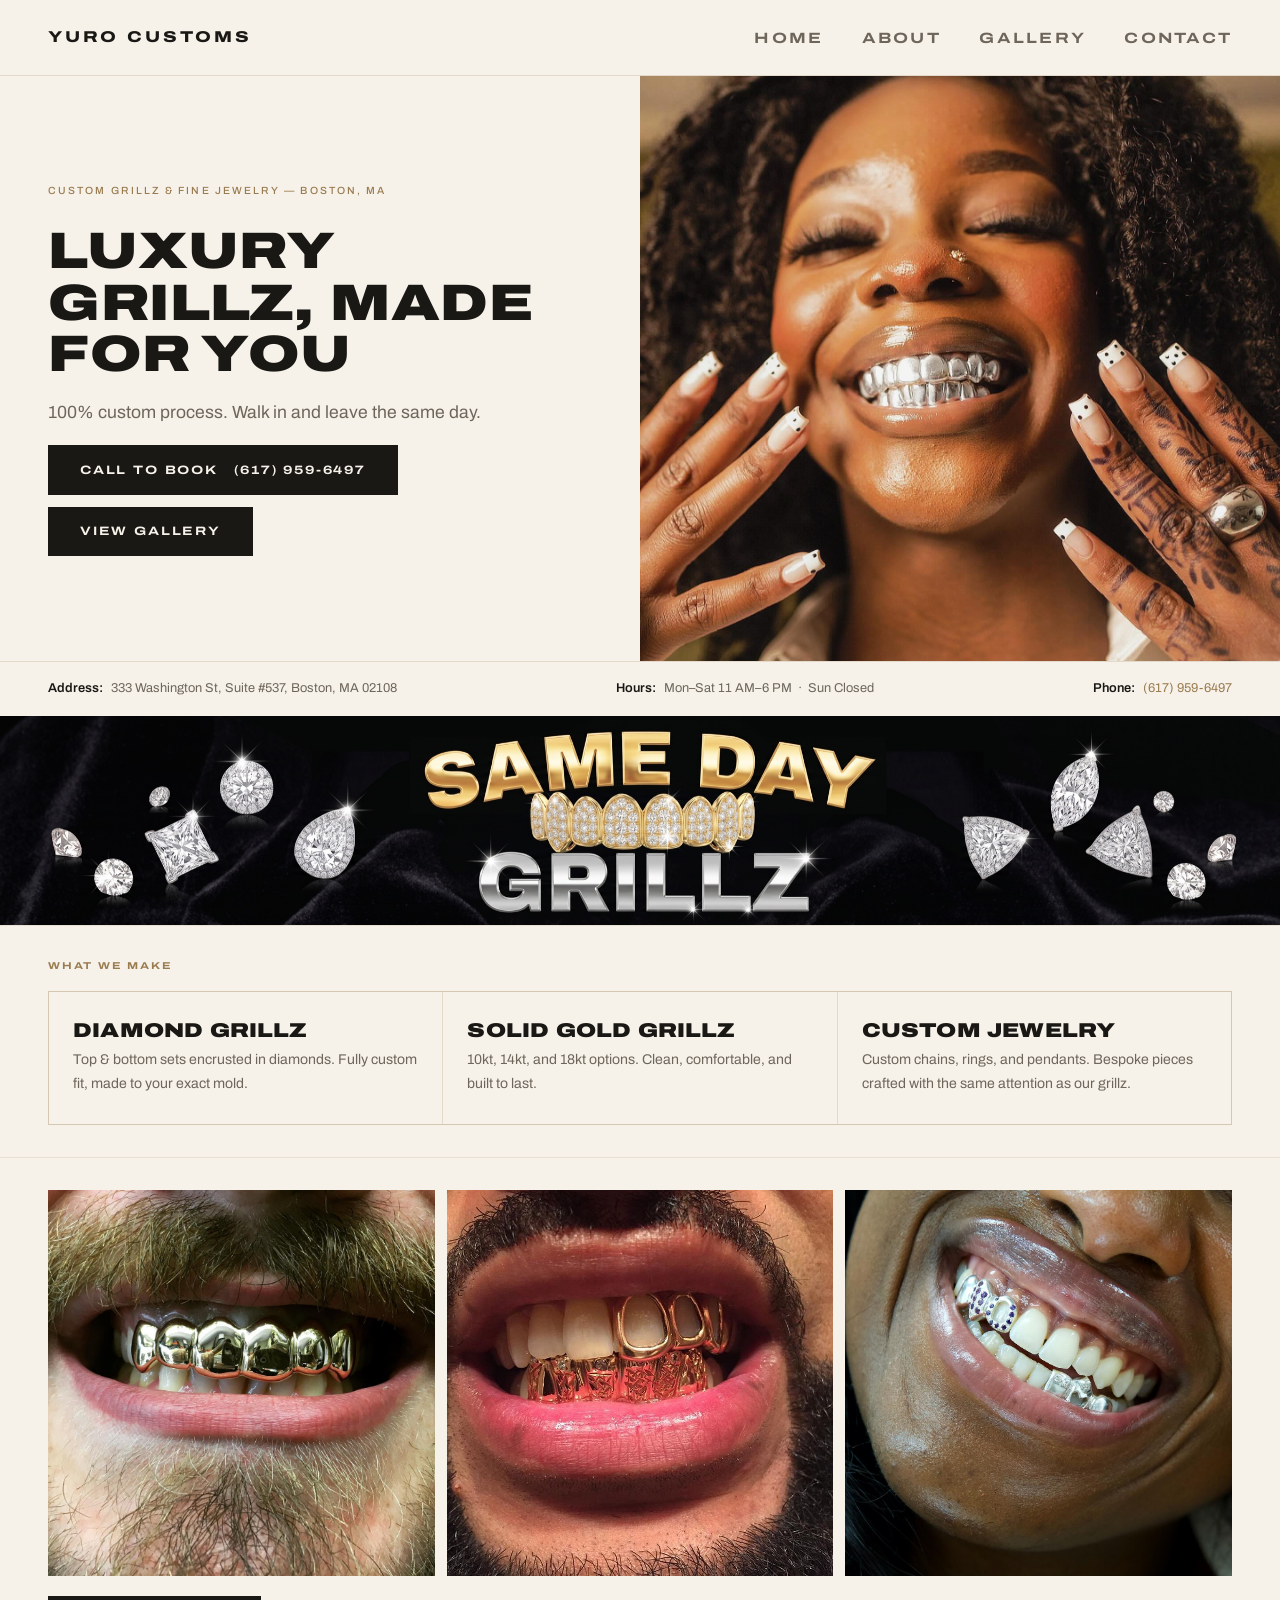
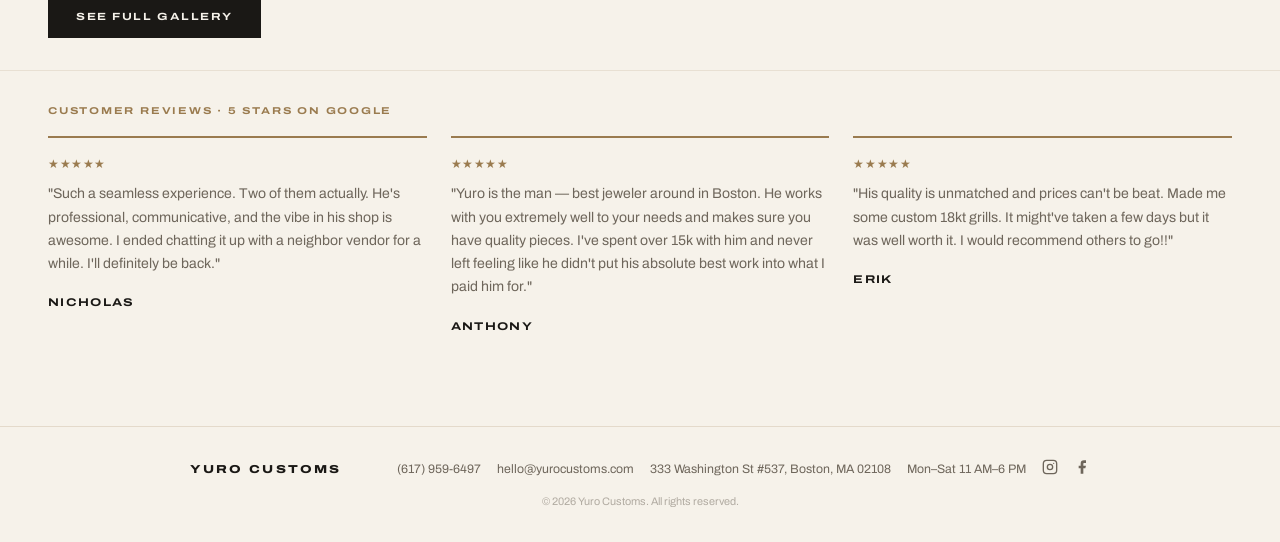
<file: index.html>
<!DOCTYPE html>
<html lang="en">
<head>
  <meta charset="UTF-8">
  <meta name="viewport" content="width=device-width, initial-scale=1.0">
  <title>Yuro Customs — Custom Grillz &amp; Fine Jewelry, Boston</title>
  <meta name="description" content="Custom grillz and fine jewelry made in Boston. 100% custom, one-day process. Visit us at 333 Washington St, Suite 537. Call (617) 959-6497.">
  <link rel="icon" href="assets/favicon.png">
  <link rel="preconnect" href="https://fonts.googleapis.com">
  <link rel="preconnect" href="https://fonts.gstatic.com" crossorigin>
  <link href="https://fonts.googleapis.com/css2?family=Archivo:ital,wdth,wght@0,62..125,100..900;1,62..125,100..900&display=swap" rel="stylesheet">
  <link rel="stylesheet" href="assets/style.css">
  <style>
    /* ---- HERO ---- */
    .home-hero {
      display: grid;
      grid-template-columns: 1fr 1fr;
      height: clamp(420px, 65vh, 680px);
    }
    .home-hero__text {
      display: flex;
      flex-direction: column;
      justify-content: center;
      gap: 1.1rem;
      overflow: hidden;
      padding: 2.5rem var(--gutter);
    }
    .home-hero__text h1 { font-size: clamp(1.9rem, 4vw, 3.2rem); }
    .home-hero__text p { color: var(--muted); font-size: 1.1rem; }
    .home-hero__text .btn { font-size: 0.76rem; padding: 0.9rem 2rem; }
    .home-hero__text .cta-row { display: flex; gap: 0.75rem; flex-wrap: wrap; }
    .home-hero__img { overflow: hidden; background: #D9D3C8; }
    .home-hero__img img { width: 100%; height: 100%; object-fit: cover; object-position: center; }

    @media (max-width: 767px) {
      .home-hero { grid-template-columns: 1fr; height: auto; }
      .home-hero__img { height: 52vw; min-height: 200px; }
      .home-hero__text { padding: 1.5rem var(--gutter); }
    }

    /* ---- QUICK INFO BAR ---- */
    .info-bar {
      display: flex;
      flex-wrap: wrap;
      gap: 0.25rem 2.5rem;
      padding-top: 1rem;
      padding-bottom: 1rem;
      border-top: 1px solid rgba(154,123,79,0.2);
      justify-content: space-between;
    }
    .info-bar__item {
      display: flex;
      align-items: center;
      gap: 0.5rem;
      font-size: 0.8rem;
      color: var(--muted);
    }
    .info-bar__item strong { color: var(--ink); font-weight: 600; }

    /* ---- PROMO BANNER ---- */
    .promo-banner img {
      width: 100%;
      display: block;
    }

    /* ---- SERVICES ---- */
    .services {
      display: grid;
      grid-template-columns: repeat(3, 1fr);
      gap: 1px;
      background: rgba(154,123,79,0.2);
      border: 1px solid rgba(154,123,79,0.2);
    }
    .service {
      background: var(--paper);
      padding: 1.75rem 1.5rem;
    }
    .service h3 { margin-bottom: 0.5rem; }
    .service p { font-size: 0.88rem; }
    @media (max-width: 767px) {
      .services { grid-template-columns: 1fr; }
    }

    /* ---- PHOTO STRIP ---- */
    .photo-strip {
      display: grid;
      grid-template-columns: repeat(3, 1fr);
      gap: 0.75rem;
    }
    .photo-strip img {
      width: 100%; aspect-ratio: 1; object-fit: cover; display: block;
    }
    @media (max-width: 599px) {
      .photo-strip { grid-template-columns: 1fr; gap: 0.5rem; }
      .photo-strip img { aspect-ratio: 4/3; }
    }

    /* ---- TESTIMONIALS ---- */
    .testimonials {
      display: grid;
      grid-template-columns: repeat(3, 1fr);
      gap: 1.5rem;
    }
    .testimonial {
      border-top: 2px solid var(--brass);
      padding-top: 1rem;
    }
    .testimonial__stars {
      font-size: 0.75rem;
      color: var(--brass);
      letter-spacing: 0.05em;
      margin-bottom: 0.5rem;
    }
    .testimonial__text {
      font-size: 0.88rem;
      color: var(--muted);
      line-height: 1.65;
      margin-bottom: 0.75rem;
    }
    .testimonial__name {
      font-size: 0.7rem;
      font-weight: 700;
      font-stretch: expanded;
      letter-spacing: 0.12em;
      text-transform: uppercase;
      color: var(--ink);
    }
    @media (max-width: 767px) {
      .testimonials { grid-template-columns: 1fr; }
    }

    /* ---- SECTION WRAPPER ---- */
    .section {
      padding-top: 2rem;
      padding-bottom: 2rem;
      border-top: 1px solid rgba(154,123,79,0.15);
    }
    .section__label {
      font-size: 0.62rem;
      font-weight: 700;
      font-stretch: expanded;
      letter-spacing: 0.18em;
      text-transform: uppercase;
      color: var(--brass);
      margin-bottom: 1rem;
      display: block;
    }
  </style>
</head>
<body>

  <nav class="nav">
    <a class="nav__logo" href="index.html">Yuro Customs</a>
    <button class="nav__toggle" aria-label="Toggle menu" aria-expanded="false">&#9776;</button>
    <ul class="nav__links">
      <li><a href="index.html">Home</a></li>
      <li><a href="about.html">About</a></li>
      <li><a href="collection.html">Gallery</a></li>
      <li><a href="#footer">Contact</a></li>
    </ul>
  </nav>

  <!-- HERO -->
  <section class="home-hero">
    <div class="home-hero__text">
      <span class="eyebrow">Custom Grillz &amp; Fine Jewelry — Boston, MA</span>
      <h1>Luxury Grillz, Made for You</h1>
      <p>100% custom process. Walk in and leave the same day.</p>
      <div class="cta-row">
        <a href="tel:+16179596497" class="btn">Call to Book &nbsp; (617) 959-6497</a>
        <a href="collection.html" class="btn btn--outline">View Gallery</a>
      </div>
    </div>
    <div class="home-hero__img">
      <img src="assets/img/gallery/post-585.jpg" alt="Custom grillz by Yuro Customs" loading="eager">
    </div>
  </section>

  <!-- QUICK INFO -->
  <div class="info-bar edge-pad">
    <div class="info-bar__item"><strong>Address:</strong> 333 Washington St, Suite #537, Boston, MA 02108</div>
    <div class="info-bar__item"><strong>Hours:</strong> Mon–Sat 11 AM–6 PM &nbsp;·&nbsp; Sun Closed</div>
    <div class="info-bar__item"><strong>Phone:</strong> <a href="tel:+16179596497" style="color:var(--brass);">(617) 959-6497</a></div>
  </div>

  <!-- SAME DAY GRILLZ BANNER -->
  <div class="promo-banner">
    <img src="assets/img/same-day-grillz-banner.jpg" alt="Same Day Grillz" loading="lazy">
  </div>

  <!-- SERVICES -->
  <section class="section edge-pad">
    <span class="section__label">What We Make</span>
    <div class="services">
      <div class="service">
        <h3>Diamond Grillz</h3>
        <p>Top &amp; bottom sets encrusted in diamonds. Fully custom fit, made to your exact mold.</p>
      </div>
      <div class="service">
        <h3>Solid Gold Grillz</h3>
        <p>10kt, 14kt, and 18kt options. Clean, comfortable, and built to last.</p>
      </div>
      <div class="service">
        <h3>Custom Jewelry</h3>
        <p>Custom chains, rings, and pendants. Bespoke pieces crafted with the same attention as our grillz.</p>
      </div>
    </div>
  </section>

  <!-- PHOTO STRIP -->
  <section class="section edge-pad">
    <div class="photo-strip">
      <img src="assets/img/gallery/post-023.jpg" alt="Yuro Customs piece" loading="lazy">
      <img src="assets/img/gallery/post-059.jpg" alt="Yuro Customs piece" loading="lazy">
      <img src="assets/img/gallery/post-534.jpg" alt="Yuro Customs piece" loading="lazy">
    </div>
    <div style="margin-top:1.25rem;">
      <a href="collection.html" class="btn btn--outline">See Full Gallery</a>
    </div>
  </section>

  <!-- TESTIMONIALS -->
  <section class="section edge-pad">
    <span class="section__label">Customer Reviews · 5 Stars on Google</span>
    <div class="testimonials">

      <div class="testimonial">
        <div class="testimonial__stars">★★★★★</div>
        <p class="testimonial__text">"Such a seamless experience. Two of them actually. He's professional, communicative, and the vibe in his shop is awesome. I ended chatting it up with a neighbor vendor for a while. I'll definitely be back."</p>
        <span class="testimonial__name">Nicholas</span>
      </div>

      <div class="testimonial">
        <div class="testimonial__stars">★★★★★</div>
        <p class="testimonial__text">"Yuro is the man — best jeweler around in Boston. He works with you extremely well to your needs and makes sure you have quality pieces. I've spent over 15k with him and never left feeling like he didn't put his absolute best work into what I paid him for."</p>
        <span class="testimonial__name">Anthony</span>
      </div>

      <div class="testimonial">
        <div class="testimonial__stars">★★★★★</div>
        <p class="testimonial__text">"His quality is unmatched and prices can't be beat. Made me some custom 18kt grills. It might've taken a few days but it was well worth it. I would recommend others to go!!"</p>
        <span class="testimonial__name">Erik</span>
      </div>

    </div>
  </section>

  <footer class="footer edge-pad" id="footer">
    <div class="footer__inner">
      <span class="footer__brand">Yuro Customs</span>
      <div class="footer__meta">
        <a href="tel:+16179596497">(617) 959-6497</a>
        <a href="mailto:hello@yurocustoms.com">hello@yurocustoms.com</a>
        <span>333 Washington St #537, Boston, MA 02108</span>
        <span>Mon–Sat 11 AM–6 PM</span>
        <a href="https://www.instagram.com/bostongoldteeth/" target="_blank" rel="noopener" aria-label="Instagram"><svg xmlns="http://www.w3.org/2000/svg" viewBox="0 0 24 24" fill="none" stroke="currentColor" stroke-width="2" stroke-linecap="round" stroke-linejoin="round"><rect x="2" y="2" width="20" height="20" rx="5"/><circle cx="12" cy="12" r="4"/><circle cx="17.5" cy="6.5" r="1" fill="currentColor" stroke="none"/></svg></a>
        <a href="https://www.facebook.com/YuroCustoms/" target="_blank" rel="noopener" aria-label="Facebook"><svg xmlns="http://www.w3.org/2000/svg" viewBox="0 0 24 24" fill="currentColor"><path d="M18 2h-3a5 5 0 0 0-5 5v3H7v4h3v8h4v-8h3l1-4h-4V7a1 1 0 0 1 1-1h3z"/></svg></a>
      </div>
      <p class="footer__copy">&copy; 2026 Yuro Customs. All rights reserved.</p>
    </div>
  </footer>

  <script>
    const toggle = document.querySelector('.nav__toggle');
    const links  = document.querySelector('.nav__links');
    toggle.addEventListener('click', () => {
      const open = links.classList.toggle('is-open');
      toggle.setAttribute('aria-expanded', open);
      toggle.innerHTML = open ? '&#215;' : '&#9776;';
    });
  </script>

</body>
</html>
</file>
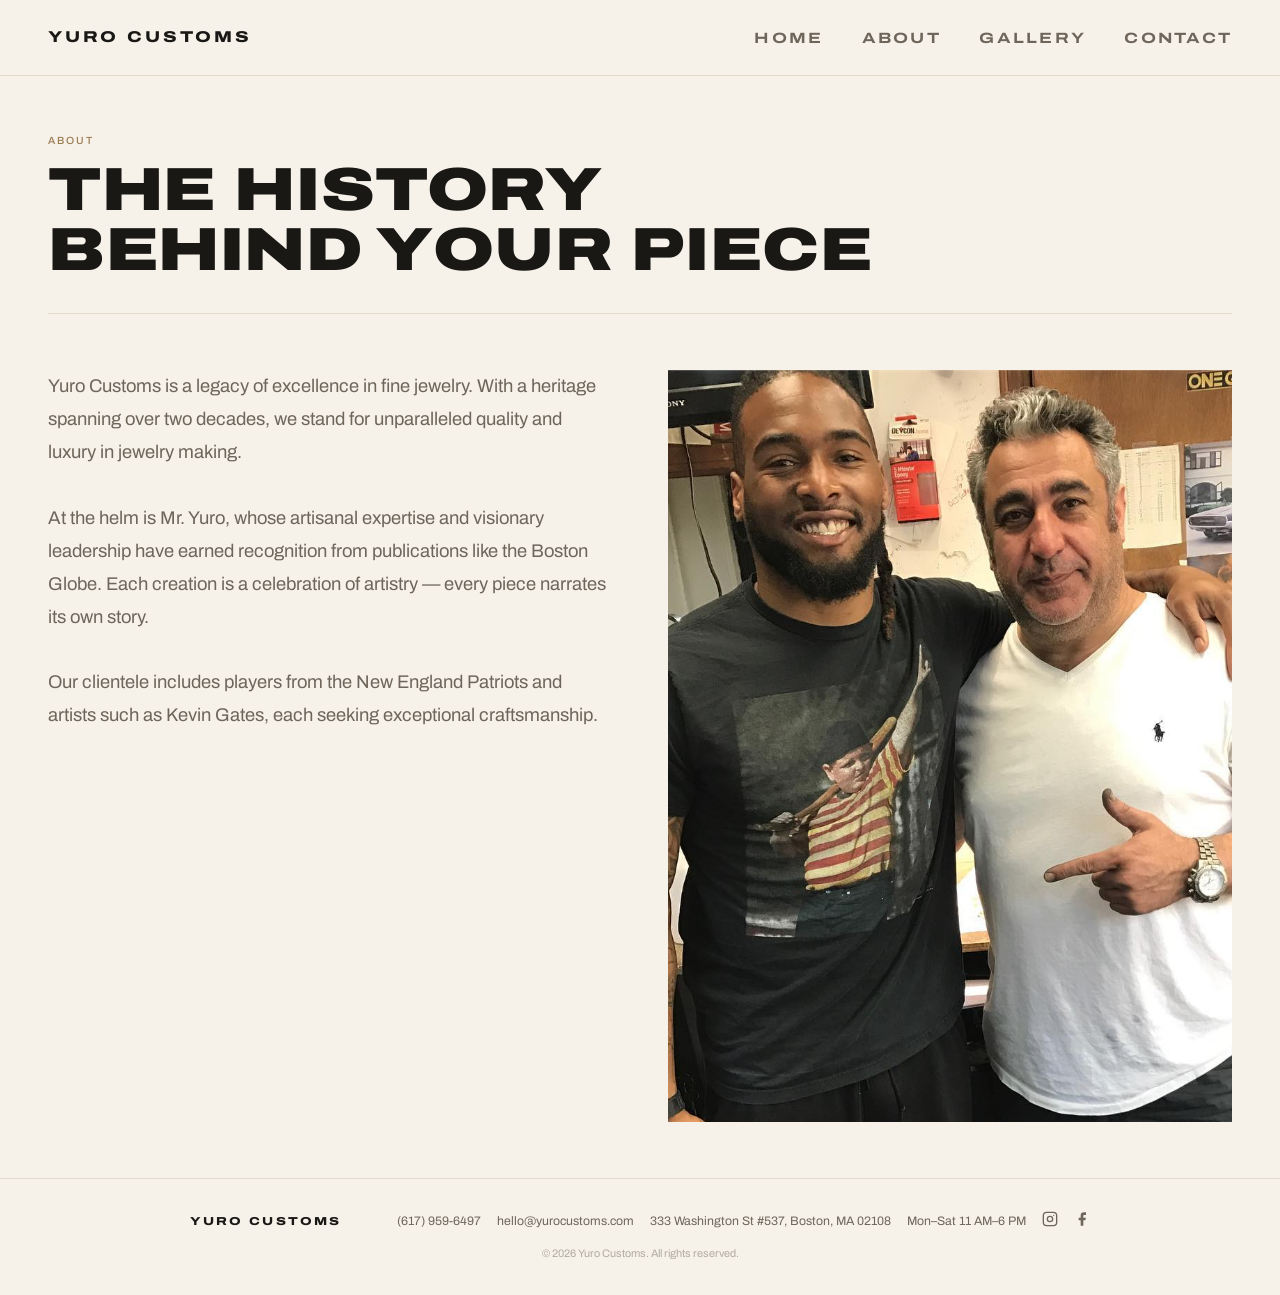
<file: about.html>
<!DOCTYPE html>
<html lang="en">
<head>
  <meta charset="UTF-8">
  <meta name="viewport" content="width=device-width, initial-scale=1.0">
  <title>About — Yuro Customs</title>
  <meta name="description" content="Over two decades of fine jewelry craftsmanship, Boston-based. Trusted by New England Patriots players and artists including Kevin Gates.">
  <link rel="icon" href="assets/favicon.png">
  <link rel="preconnect" href="https://fonts.googleapis.com">
  <link rel="preconnect" href="https://fonts.gstatic.com" crossorigin>
  <link href="https://fonts.googleapis.com/css2?family=Archivo:ital,wdth,wght@0,62..125,100..900;1,62..125,100..900&display=swap" rel="stylesheet">
  <link rel="stylesheet" href="assets/style.css">
  <style>
    .page-header h1 { font-size: clamp(2.2rem, 5vw, 3.8rem); }
    .about-story__text p {
      font-size: clamp(1rem, 1.6vw, 1.15rem);
      line-height: 1.8;
    }
  </style>
</head>
<body>

  <nav class="nav">
    <a class="nav__logo" href="index.html">Yuro Customs</a>
    <button class="nav__toggle" aria-label="Toggle menu" aria-expanded="false">&#9776;</button>
    <ul class="nav__links">
      <li><a href="index.html">Home</a></li>
      <li><a href="about.html">About</a></li>
      <li><a href="collection.html">Gallery</a></li>
      <li><a href="#footer">Contact</a></li>
    </ul>
  </nav>

  <div class="edge-pad">

    <header class="page-header">
      <span class="eyebrow">About</span>
      <h1>The History<br>Behind Your Piece</h1>
    </header>

    <div class="about-story">
      <div class="about-story__text">
        <p>Yuro Customs is a legacy of excellence in fine jewelry. With a heritage spanning over two decades, we stand for unparalleled quality and luxury in jewelry making.</p>
        <p>At the helm is Mr. Yuro, whose artisanal expertise and visionary leadership have earned recognition from publications like the Boston Globe. Each creation is a celebration of artistry — every piece narrates its own story.</p>
        <p>Our clientele includes players from the New England Patriots and artists such as Kevin Gates, each seeking exceptional craftsmanship.</p>
      </div>
      <div class="about-story__img">
        <img src="assets/img/portrait.jpg" alt="Mr. Yuro, founder of Yuro Customs" loading="lazy">
      </div>
    </div>

  </div>

  <footer class="footer edge-pad" id="footer">
    <div class="footer__inner">
      <span class="footer__brand">Yuro Customs</span>
      <div class="footer__meta">
        <a href="tel:+16179596497">(617) 959-6497</a>
        <a href="mailto:hello@yurocustoms.com">hello@yurocustoms.com</a>
        <span>333 Washington St #537, Boston, MA 02108</span>
        <span>Mon–Sat 11 AM–6 PM</span>
        <a href="https://www.instagram.com/bostongoldteeth/" target="_blank" rel="noopener" aria-label="Instagram"><svg xmlns="http://www.w3.org/2000/svg" viewBox="0 0 24 24" fill="none" stroke="currentColor" stroke-width="2" stroke-linecap="round" stroke-linejoin="round"><rect x="2" y="2" width="20" height="20" rx="5"/><circle cx="12" cy="12" r="4"/><circle cx="17.5" cy="6.5" r="1" fill="currentColor" stroke="none"/></svg></a>
        <a href="https://www.facebook.com/YuroCustoms/" target="_blank" rel="noopener" aria-label="Facebook"><svg xmlns="http://www.w3.org/2000/svg" viewBox="0 0 24 24" fill="currentColor"><path d="M18 2h-3a5 5 0 0 0-5 5v3H7v4h3v8h4v-8h3l1-4h-4V7a1 1 0 0 1 1-1h3z"/></svg></a>
      </div>
      <p class="footer__copy">&copy; 2026 Yuro Customs. All rights reserved.</p>
    </div>
  </footer>

  <script>
    const toggle = document.querySelector('.nav__toggle');
    const links  = document.querySelector('.nav__links');
    toggle.addEventListener('click', () => {
      const open = links.classList.toggle('is-open');
      toggle.setAttribute('aria-expanded', open);
      toggle.innerHTML = open ? '&#215;' : '&#9776;';
    });
  </script>

</body>
</html>
</file>
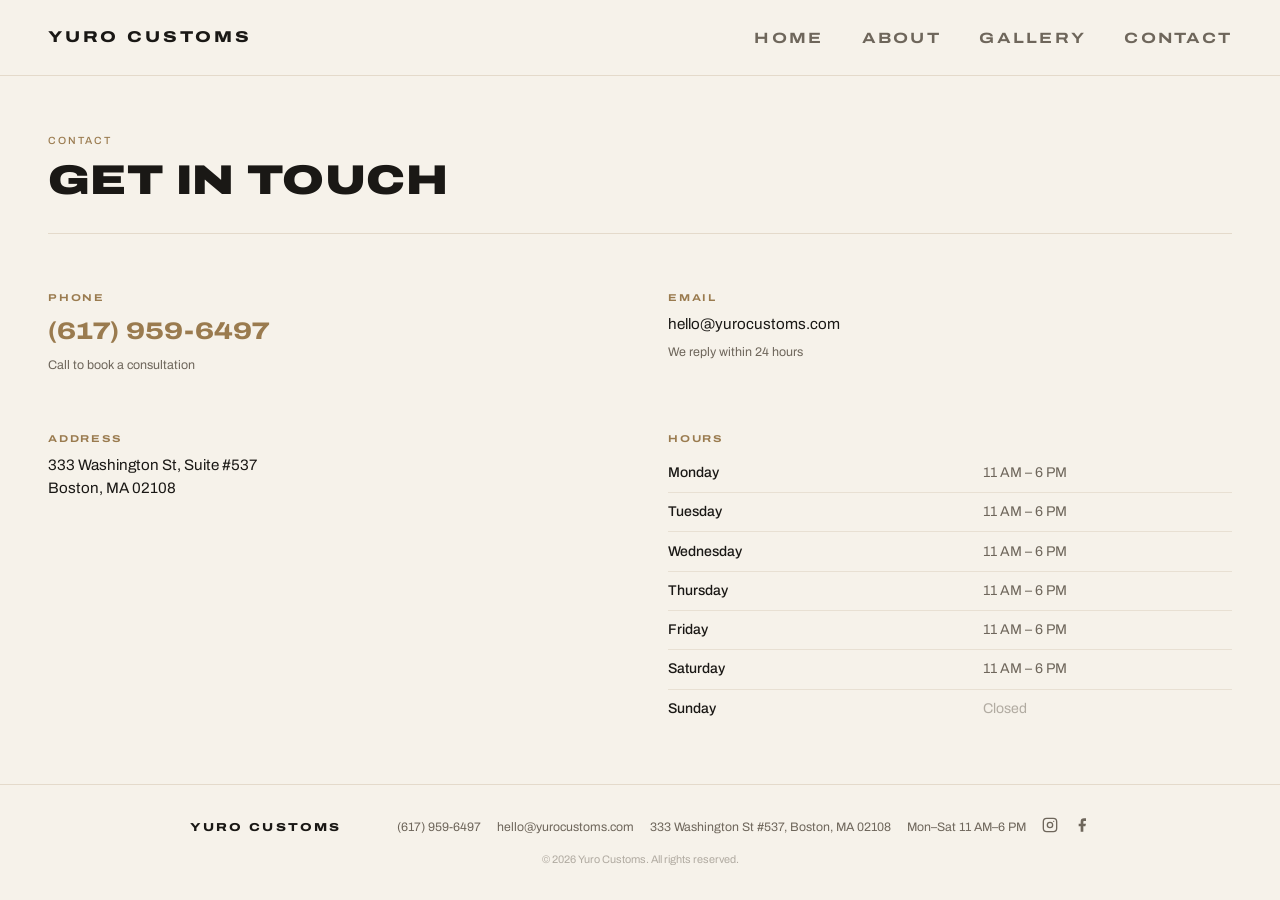
<file: contact.html>
<!DOCTYPE html>
<html lang="en">
<head>
  <meta charset="UTF-8">
  <meta name="viewport" content="width=device-width, initial-scale=1.0">
  <title>Contact — Yuro Customs</title>
  <meta name="description" content="Visit Yuro Customs at 333 Washington St, Suite 537, Boston MA. Call (617) 959-6497. Open Mon–Sat 11 AM–6 PM.">
  <link rel="icon" href="assets/favicon.png">
  <link rel="preconnect" href="https://fonts.googleapis.com">
  <link rel="preconnect" href="https://fonts.gstatic.com" crossorigin>
  <link href="https://fonts.googleapis.com/css2?family=Archivo:ital,wdth,wght@0,62..125,100..900;1,62..125,100..900&display=swap" rel="stylesheet">
  <link rel="stylesheet" href="assets/style.css">
  <style>
    .contact-blocks {
      display: grid;
      grid-template-columns: 1fr 1fr;
      gap: var(--space-lg);
      margin-bottom: var(--space-lg);
    }
    .contact-block { display: flex; flex-direction: column; gap: 0.4rem; }
    .contact-block .label {
      font-size: 0.62rem;
      font-weight: 700;
      font-stretch: expanded;
      letter-spacing: 0.18em;
      text-transform: uppercase;
      color: var(--brass);
    }
    .contact-block .value {
      font-size: 0.95rem;
      color: var(--ink);
      line-height: 1.5;
    }
    .contact-block a.value { transition: color 0.15s; }
    .contact-block a.value:hover { color: var(--brass); }
    .contact-block .value.phone {
      font-size: 1.5rem;
      font-weight: 800;
      font-stretch: expanded;
      color: var(--brass);
    }
    .hours-table { width: 100%; border-collapse: collapse; }
    .hours-table tr { border-bottom: 1px solid rgba(154,123,79,0.15); }
    .hours-table tr:last-child { border-bottom: none; }
    .hours-table td {
      padding: 0.45rem 0;
      font-size: 0.88rem;
      color: var(--muted);
    }
    .hours-table td:first-child { color: var(--ink); font-weight: 500; padding-right: 2rem; }
    .hours-table .closed { color: var(--muted); opacity: 0.5; }
    @media (max-width: 767px) {
      .contact-blocks { grid-template-columns: 1fr; }
    }
  </style>
</head>
<body>

  <nav class="nav">
    <a class="nav__logo" href="index.html">Yuro Customs</a>
    <button class="nav__toggle" aria-label="Toggle menu" aria-expanded="false">&#9776;</button>
    <ul class="nav__links">
      <li><a href="index.html">Home</a></li>
      <li><a href="about.html">About</a></li>
      <li><a href="collection.html">Gallery</a></li>
      <li><a href="#footer">Contact</a></li>
    </ul>
  </nav>

  <div class="edge-pad">

    <header class="page-header">
      <span class="eyebrow">Contact</span>
      <h1>Get in Touch</h1>
    </header>

    <div class="contact-blocks">

      <div class="contact-block">
        <span class="label">Phone</span>
        <a class="value phone" href="tel:+16179596497">(617) 959-6497</a>
        <span class="value" style="font-size:0.78rem; color:var(--muted);">Call to book a consultation</span>
      </div>

      <div class="contact-block">
        <span class="label">Email</span>
        <a class="value" href="mailto:hello@yurocustoms.com">hello@yurocustoms.com</a>
        <span class="value" style="font-size:0.78rem; color:var(--muted);">We reply within 24 hours</span>
      </div>

      <div class="contact-block">
        <span class="label">Address</span>
        <a class="value" href="https://maps.google.com/?q=333+Washington+St+Suite+537+Boston+MA+02108" target="_blank" rel="noopener">
          333 Washington St, Suite #537<br>Boston, MA 02108
        </a>
      </div>

      <div class="contact-block">
        <span class="label">Hours</span>
        <table class="hours-table">
          <tr><td>Monday</td><td>11 AM – 6 PM</td></tr>
          <tr><td>Tuesday</td><td>11 AM – 6 PM</td></tr>
          <tr><td>Wednesday</td><td>11 AM – 6 PM</td></tr>
          <tr><td>Thursday</td><td>11 AM – 6 PM</td></tr>
          <tr><td>Friday</td><td>11 AM – 6 PM</td></tr>
          <tr><td>Saturday</td><td>11 AM – 6 PM</td></tr>
          <tr><td>Sunday</td><td class="closed">Closed</td></tr>
        </table>
      </div>

    </div>

  </div>

  <footer class="footer edge-pad" id="footer">
    <div class="footer__inner">
      <span class="footer__brand">Yuro Customs</span>
      <div class="footer__meta">
        <a href="tel:+16179596497">(617) 959-6497</a>
        <a href="mailto:hello@yurocustoms.com">hello@yurocustoms.com</a>
        <span>333 Washington St #537, Boston, MA 02108</span>
        <span>Mon–Sat 11 AM–6 PM</span>
        <a href="https://www.instagram.com/bostongoldteeth/" target="_blank" rel="noopener" aria-label="Instagram"><svg xmlns="http://www.w3.org/2000/svg" viewBox="0 0 24 24" fill="none" stroke="currentColor" stroke-width="2" stroke-linecap="round" stroke-linejoin="round"><rect x="2" y="2" width="20" height="20" rx="5"/><circle cx="12" cy="12" r="4"/><circle cx="17.5" cy="6.5" r="1" fill="currentColor" stroke="none"/></svg></a>
        <a href="https://www.facebook.com/YuroCustoms/" target="_blank" rel="noopener" aria-label="Facebook"><svg xmlns="http://www.w3.org/2000/svg" viewBox="0 0 24 24" fill="currentColor"><path d="M18 2h-3a5 5 0 0 0-5 5v3H7v4h3v8h4v-8h3l1-4h-4V7a1 1 0 0 1 1-1h3z"/></svg></a>
      </div>
      <p class="footer__copy">&copy; 2026 Yuro Customs. All rights reserved.</p>
    </div>
  </footer>

  <script>
    const toggle = document.querySelector('.nav__toggle');
    const links  = document.querySelector('.nav__links');
    toggle.addEventListener('click', () => {
      const open = links.classList.toggle('is-open');
      toggle.setAttribute('aria-expanded', open);
      toggle.innerHTML = open ? '&#215;' : '&#9776;';
    });
  </script>

</body>
</html>
</file>
<file: assets/style.css>
/* ===== TOKENS ===== */
:root {
  --ink:    #1A1815;
  --paper:  #F6F2EA;
  --muted:  #6E665B;
  --brass:  #9A7B4F;
  --font:   'Archivo', sans-serif;
  --space-xs:  0.5rem;
  --space-sm:  1rem;
  --space-md:  2rem;
  --space-lg:  3.5rem;
  --max-w:  1280px;
  --gutter: clamp(1.25rem, 5vw, 3rem);
}

/* ===== RESET ===== */
*, *::before, *::after { box-sizing: border-box; margin: 0; padding: 0; }
html { scroll-behavior: smooth; }
body {
  background: var(--paper);
  color: var(--ink);
  font-family: var(--font);
  font-size: clamp(0.9rem, 1.4vw, 1rem);
  line-height: 1.7;
  -webkit-font-smoothing: antialiased;
}
img { max-width: 100%; height: auto; display: block; }
a { color: inherit; text-decoration: none; }
ul { list-style: none; }
button { cursor: pointer; background: none; border: none; font: inherit; }

/* ===== LAYOUT ===== */
.container {
  width: 100%;
  max-width: var(--max-w);
  margin-inline: auto;
  padding-inline: var(--gutter);
}
.edge-pad {
  padding-inline: var(--gutter);
  padding-left: max(var(--gutter), calc((100vw - var(--max-w)) / 2 + var(--gutter)));
  padding-right: max(var(--gutter), calc((100vw - var(--max-w)) / 2 + var(--gutter)));
}

/* ===== TYPOGRAPHY ===== */
.eyebrow {
  display: block;
  font-size: 0.65rem;
  font-weight: 500;
  letter-spacing: 0.2em;
  text-transform: uppercase;
  color: var(--brass);
  margin-bottom: 0.6rem;
}

h1, h2, h3 {
  font-weight: 900;
  font-stretch: expanded;
  text-transform: uppercase;
  line-height: 1.0;
  letter-spacing: 0.01em;
  color: var(--ink);
}
h1 { font-size: clamp(1.6rem, 3.5vw, 2.6rem); }
h2 { font-size: clamp(1.3rem, 2.5vw, 2rem); }
h3 { font-size: clamp(1rem, 1.8vw, 1.25rem); }

p { color: var(--muted); max-width: 58ch; }
p + p { margin-top: var(--space-sm); }

/* ===== RULE ===== */
.rule {
  border: none;
  border-top: 1px solid var(--brass);
  opacity: 0.25;
}

/* ===== BUTTON ===== */
.btn {
  display: inline-block;
  padding: 0.75rem 1.75rem;
  background: var(--ink);
  color: var(--paper);
  font-size: 0.65rem;
  font-weight: 700;
  font-stretch: expanded;
  letter-spacing: 0.15em;
  text-transform: uppercase;
  transition: background 0.2s;
}
.btn:hover { background: var(--brass); }

/* ===== NAV ===== */
.nav {
  position: sticky;
  top: 0;
  z-index: 100;
  background: var(--paper);
  border-bottom: 1px solid rgba(154, 123, 79, 0.2);
  padding: 1.5rem var(--gutter);
  display: flex;
  align-items: center;
  justify-content: space-between;
  gap: var(--space-md);
}

.nav__logo {
  font-size: 0.98rem;
  font-weight: 800;
  font-stretch: expanded;
  letter-spacing: 0.18em;
  text-transform: uppercase;
  color: var(--ink);
  white-space: nowrap;
}

.nav__links {
  display: flex;
  gap: clamp(1.5rem, 3vw, 2.5rem);
  align-items: center;
}
.nav__links a {
  font-size: 0.93rem;
  font-weight: 700;
  font-stretch: expanded;
  letter-spacing: 0.15em;
  text-transform: uppercase;
  color: var(--muted);
  transition: color 0.15s;
}
.nav__links a:hover { color: var(--ink); }

.nav__toggle {
  display: none;
  font-size: 1.9rem;
  color: var(--ink);
  line-height: 1;
}

@media (max-width: 767px) {
  .nav__toggle { display: block; }
  .nav__links {
    display: none;
    position: absolute;
    top: 100%;
    left: 0; right: 0;
    background: var(--paper);
    border-bottom: 1px solid rgba(154, 123, 79, 0.2);
    flex-direction: column;
    align-items: flex-start;
    padding: var(--space-md) var(--gutter);
    gap: var(--space-md);
  }
  .nav__links.is-open { display: flex; }
  .nav__links a { font-size: 0.93rem; }
}

/* ===== HERO ===== */
.hero {
  display: grid;
  grid-template-columns: 1fr 1fr;
  align-items: stretch;
  min-height: 52vh;
}
.hero__content {
  display: flex;
  flex-direction: column;
  justify-content: center;
  gap: var(--space-md);
  padding: var(--space-lg) var(--gutter);
  padding-left: max(var(--gutter), calc((100vw - var(--max-w)) / 2 + var(--gutter)));
}
.hero__sub {
  color: var(--muted);
  font-size: 0.95rem;
  max-width: 40ch;
  margin-top: -0.5rem;
}
.hero__img {
  overflow: hidden;
  background: #D9D3C8;
}
.hero__img img {
  width: 100%; height: 100%;
  object-fit: cover;
}

@media (max-width: 767px) {
  .hero { grid-template-columns: 1fr; min-height: auto; }
  .hero__content { padding: var(--space-lg) var(--gutter); }
  .hero__img { height: 55vw; min-height: 220px; }
}

/* ===== PRODUCTS ===== */
.products {
  padding: var(--space-lg) 0;
  border-top: 1px solid rgba(154, 123, 79, 0.2);
}
.product {
  display: grid;
  grid-template-columns: 1fr 1fr;
  align-items: center;
  gap: var(--space-md);
  padding: var(--space-lg) 0;
}
.product.edge-pad { /* applied inline */ }
.product:nth-child(even) .product__img { order: -1; }
.product__img {
  aspect-ratio: 4 / 5;
  overflow: hidden;
  background: #D9D3C8;
}
.product__img img { width: 100%; height: 100%; object-fit: cover; }
.product__body { padding: var(--space-sm); }
.product__body h3 { margin-bottom: var(--space-sm); }
.product__body p { font-size: 0.9rem; }

@media (max-width: 767px) {
  .product { grid-template-columns: 1fr; }
  .product:nth-child(even) .product__img { order: 0; }
  .product__img { aspect-ratio: 3 / 2; }
  .product__body { padding: 0; }
}

/* ===== PAGE HEADER (inner pages) ===== */
.page-header {
  padding: var(--space-lg) 0 var(--space-md);
  border-bottom: 1px solid rgba(154, 123, 79, 0.2);
  margin-bottom: var(--space-lg);
}

/* ===== ABOUT ===== */
.about-story {
  display: grid;
  grid-template-columns: 1fr 1fr;
  gap: var(--space-lg);
  align-items: start;
  margin-bottom: var(--space-lg);
}
.about-story__text p { color: var(--muted); line-height: 1.75; }
.about-story__text p + p { margin-top: var(--space-md); }
.about-story__img {
  aspect-ratio: 3 / 4;
  overflow: hidden;
  background: #D9D3C8;
}
.about-story__img img { width: 100%; height: 100%; object-fit: cover; }

@media (max-width: 767px) {
  .about-story { grid-template-columns: 1fr; }
  .about-story__img { aspect-ratio: 4 / 3; order: -1; }
}

/* ===== GALLERY ===== */
.gallery {
  display: grid;
  grid-template-columns: repeat(3, 1fr);
  gap: 1rem;
}
.gallery figure {
  background: #D9D3C8;
  cursor: pointer;
}
.gallery figure img {
  width: 100%;
  aspect-ratio: 1;
  object-fit: cover;
  display: block;
}

@media (max-width: 1023px) { .gallery { grid-template-columns: repeat(2, 1fr); } }
@media (max-width: 599px)  { .gallery { grid-template-columns: 1fr; } }

/* ===== LIGHTBOX ===== */
.lb-overlay {
  display: none;
  position: fixed;
  inset: 0;
  z-index: 200;
  background: rgba(26, 24, 21, 0.95);
  align-items: center;
  justify-content: center;
}
.lb-overlay.is-open { display: flex; }
.lb-overlay img {
  max-width: min(90vw, 900px);
  max-height: 88vh;
  object-fit: contain;
}
.lb-close {
  position: absolute;
  top: 1rem; right: 1.5rem;
  color: var(--paper);
  font-size: 1.8rem;
  line-height: 1;
  opacity: 0.8;
  transition: opacity 0.15s;
}
.lb-close:hover { opacity: 1; }
.lb-prev, .lb-next {
  position: absolute;
  top: 50%; transform: translateY(-50%);
  color: var(--paper);
  font-size: 1.2rem;
  padding: 1rem;
  opacity: 0.6;
  transition: opacity 0.15s;
}
.lb-prev:hover, .lb-next:hover { opacity: 1; }
.lb-prev { left: 0.5rem; }
.lb-next { right: 0.5rem; }

/* ===== FOOTER ===== */
.footer {
  border-top: 1px solid rgba(154, 123, 79, 0.2);
  padding-top: var(--space-md);
  padding-bottom: var(--space-md);
  margin-top: var(--space-lg);
}
.footer__inner {
  display: flex;
  flex-wrap: wrap;
  align-items: baseline;
  justify-content: center;
  gap: 0.35rem var(--space-lg);
  text-align: center;
}
.footer__brand {
  font-size: 0.72rem;
  font-weight: 800;
  font-stretch: expanded;
  letter-spacing: 0.18em;
  text-transform: uppercase;
  color: var(--ink);
}
.footer__meta {
  display: flex;
  flex-wrap: wrap;
  justify-content: center;
  gap: 0.25rem var(--space-sm);
  font-size: 0.77rem;
  color: var(--muted);
}
.footer__meta a { color: var(--muted); transition: color 0.15s; }
.footer__meta a:hover { color: var(--ink); }
.footer__meta svg { width: 1rem; height: 1rem; display: block; }
.footer__copy {
  width: 100%;
  font-size: 0.68rem;
  color: var(--muted);
  opacity: 0.5;
  margin-top: 0.4rem;
}
@media (max-width: 599px) {
  .footer__inner { flex-direction: column; gap: 0.25rem; }
}
</file>
